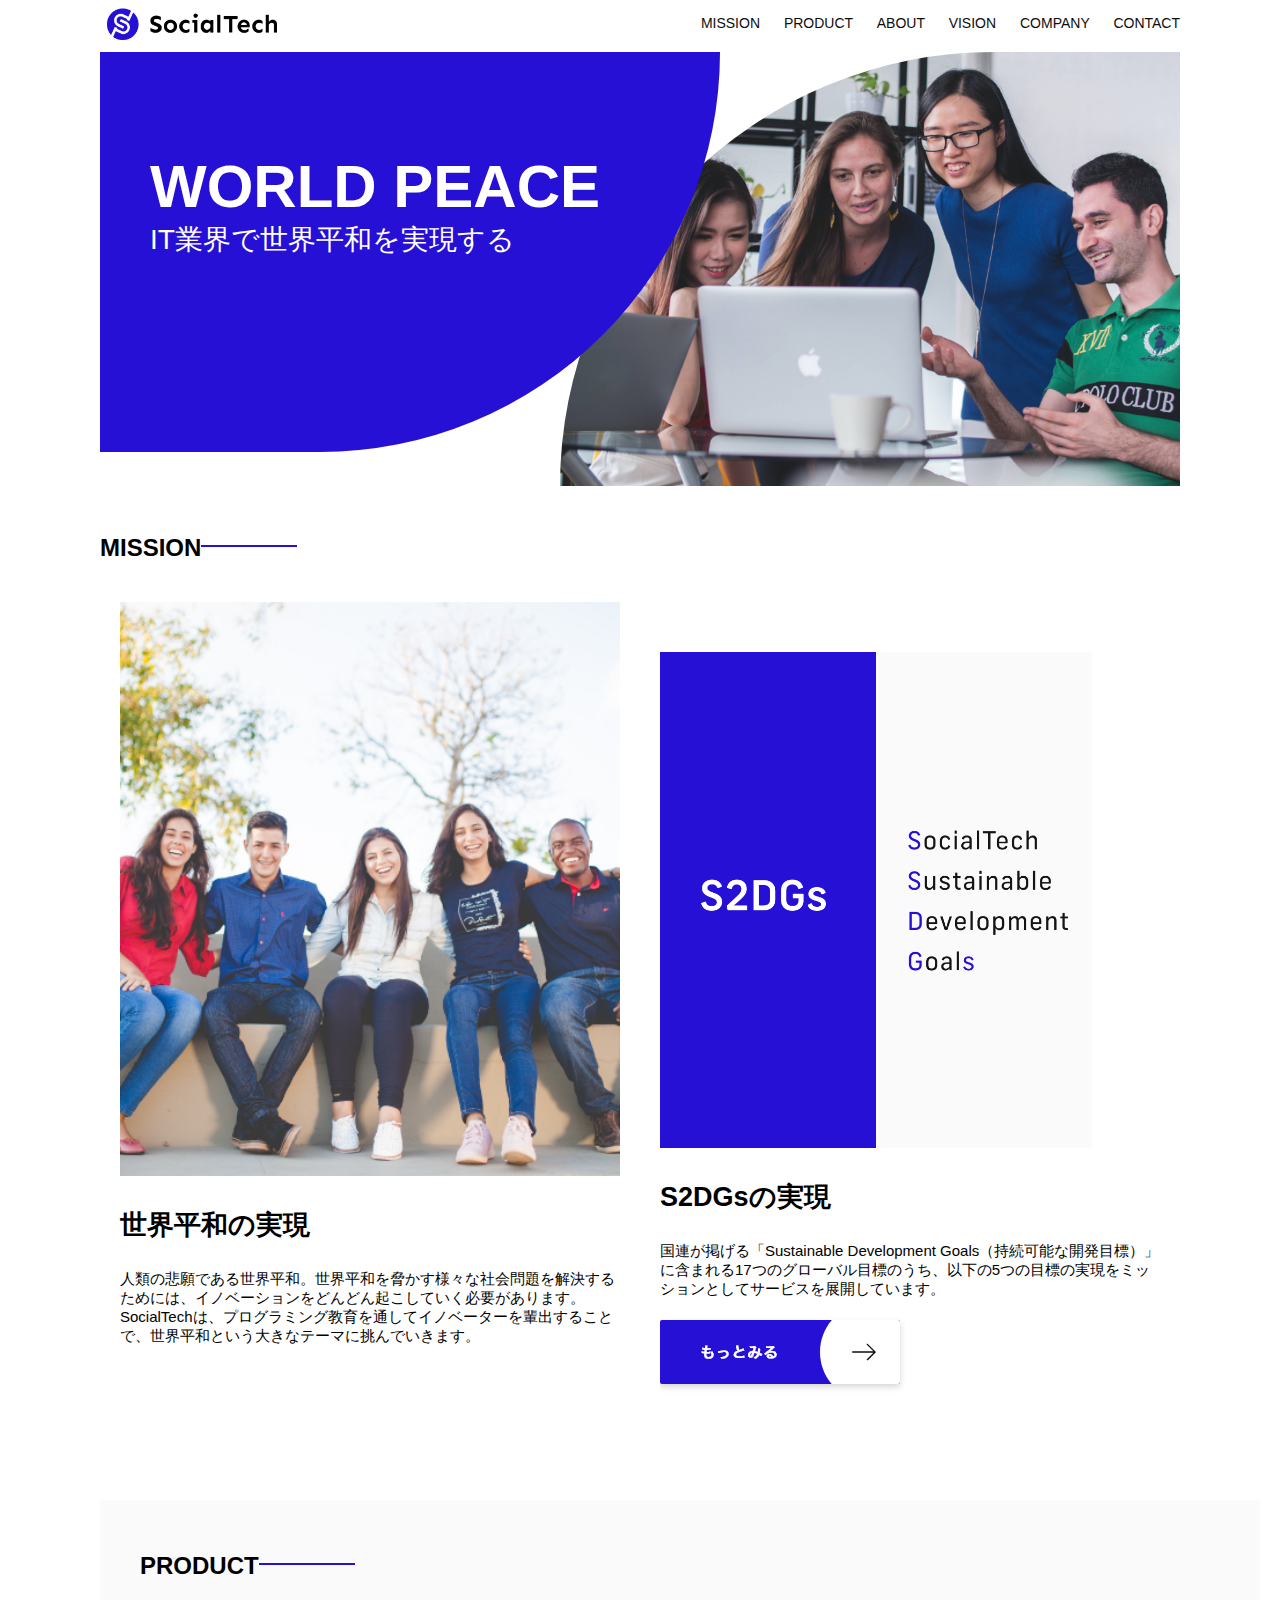
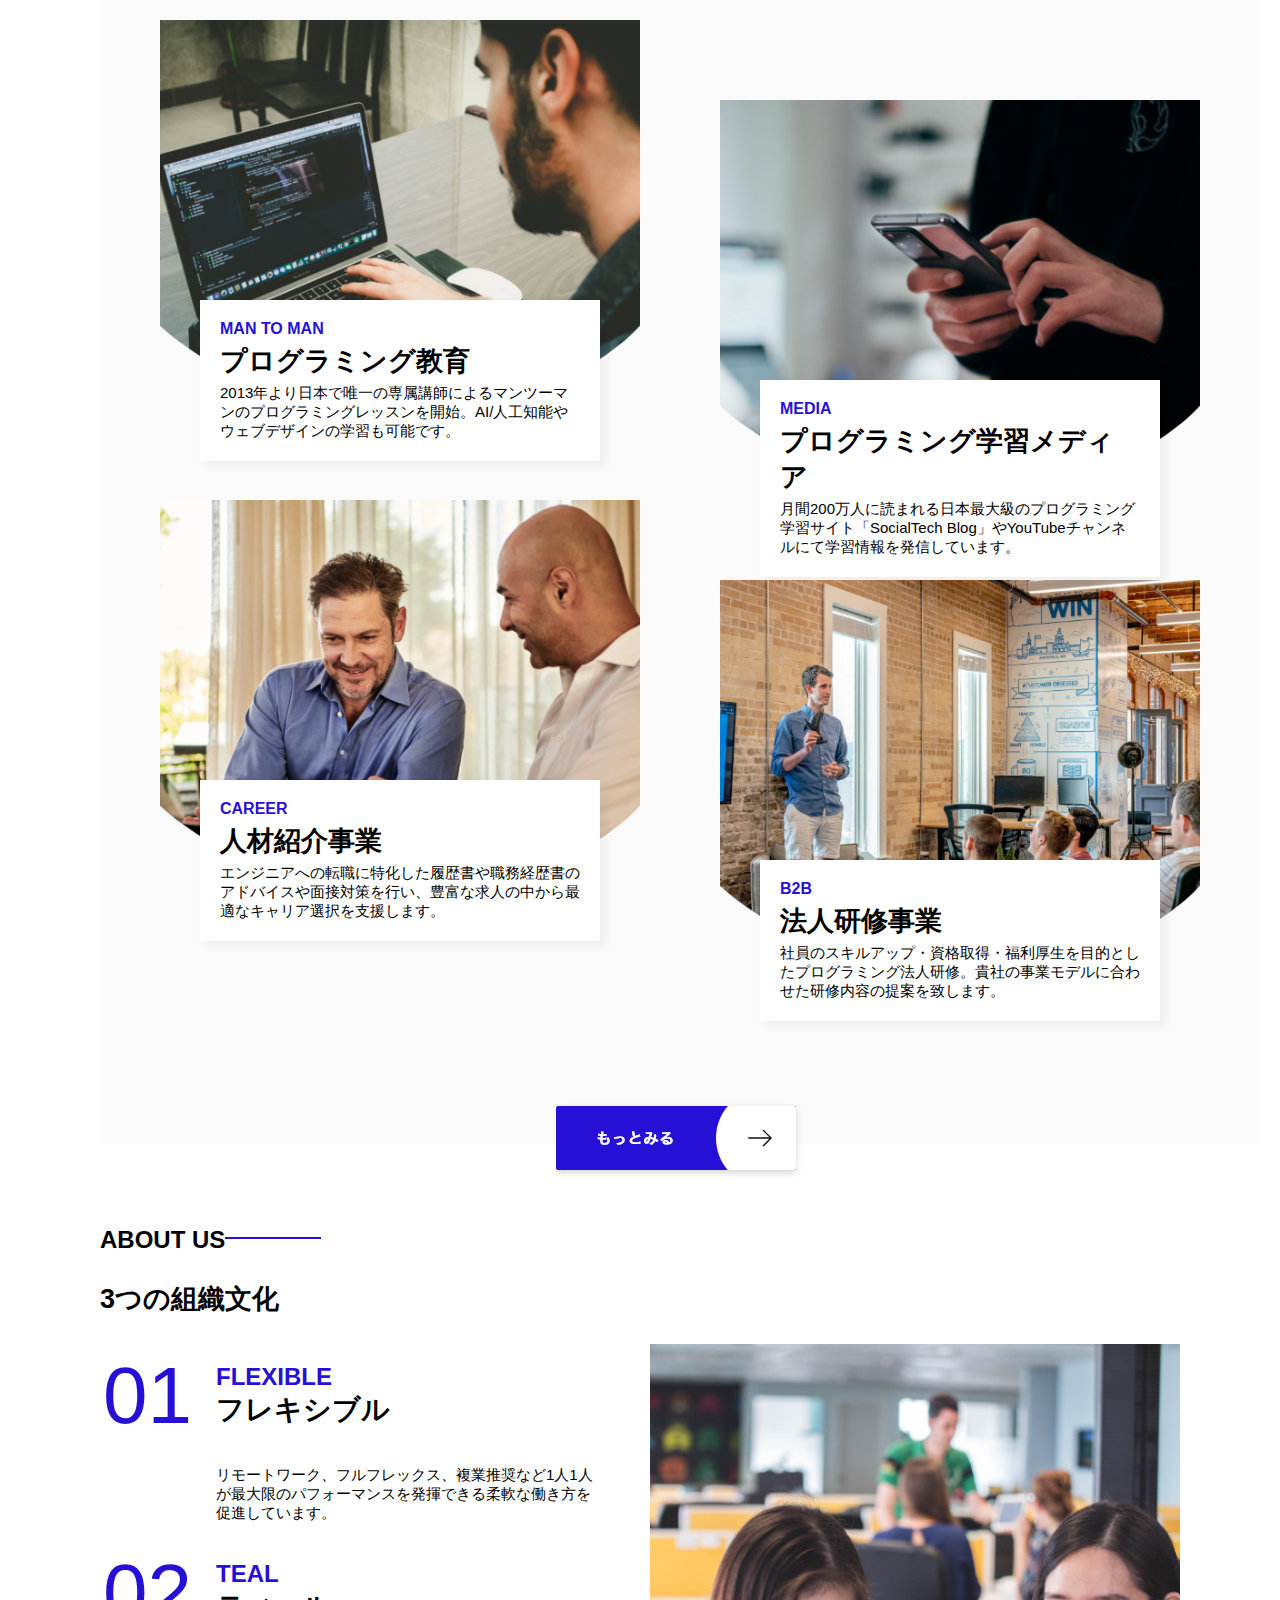
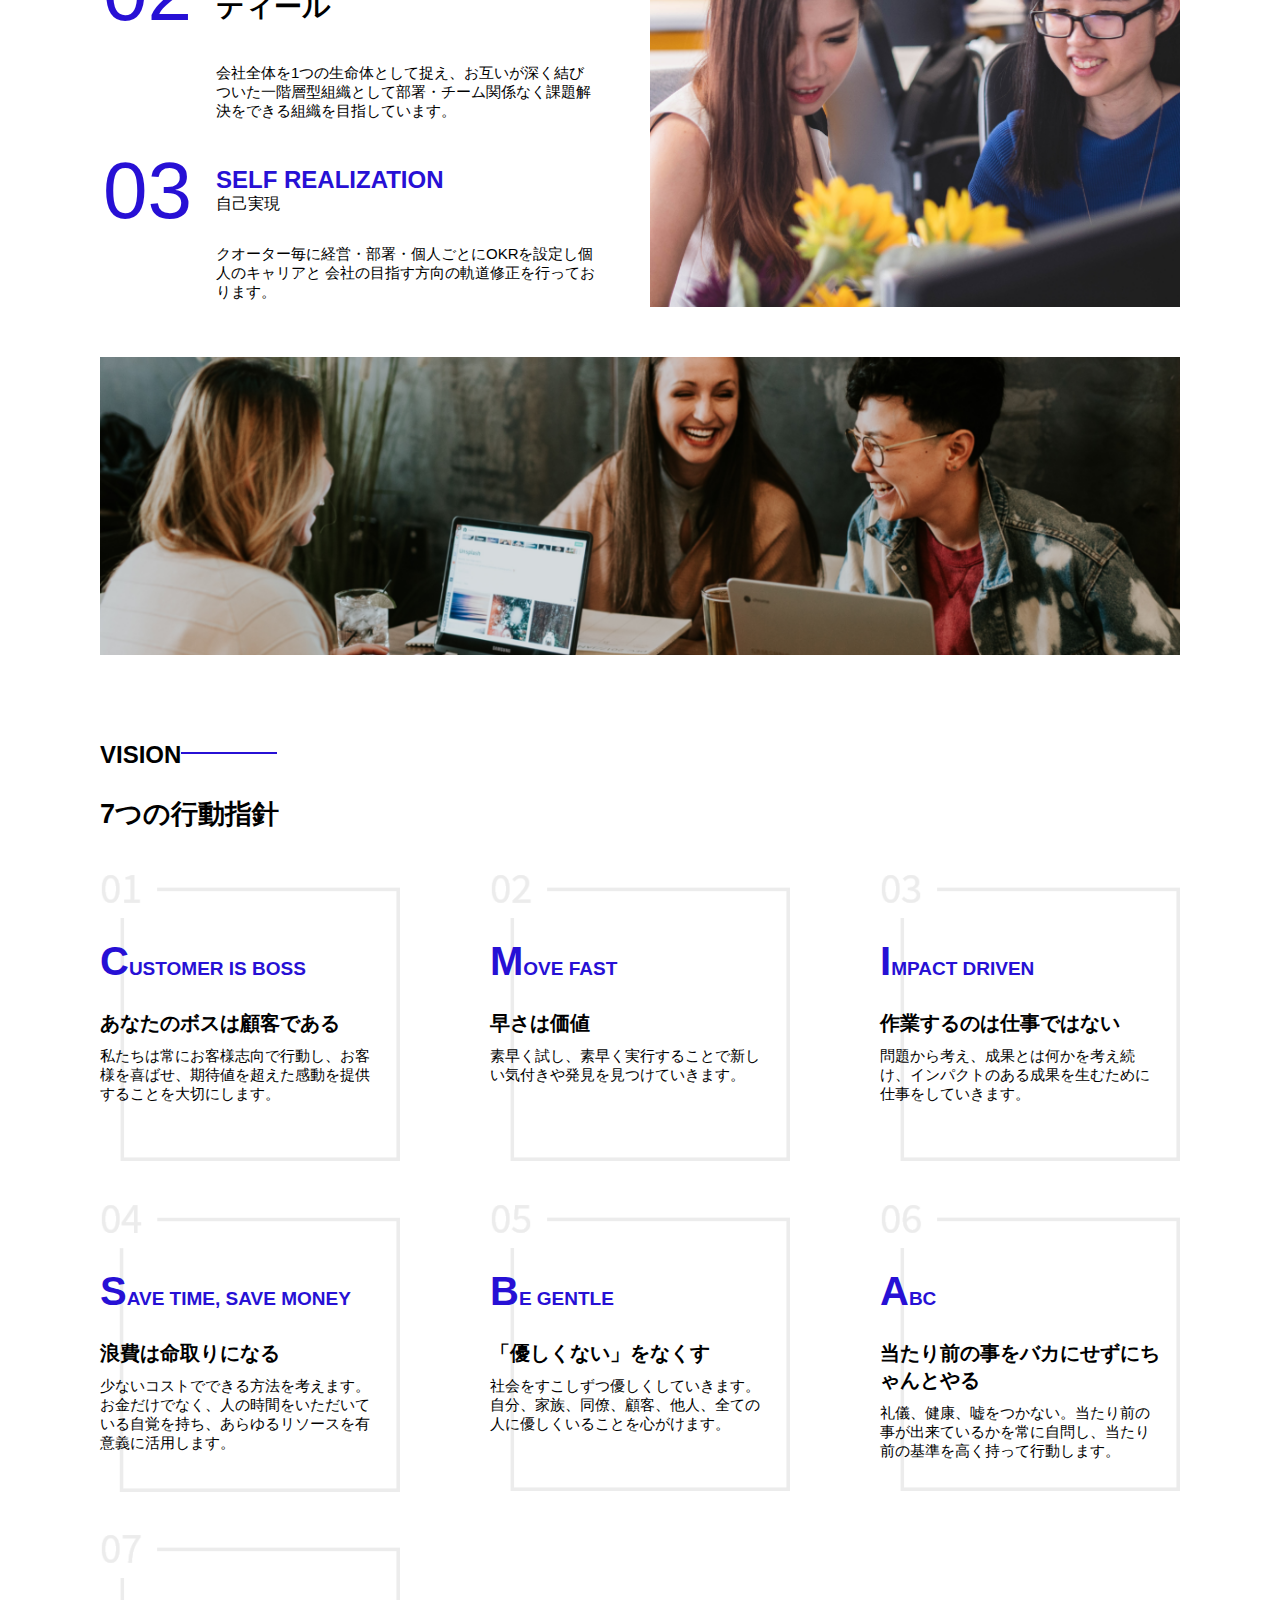
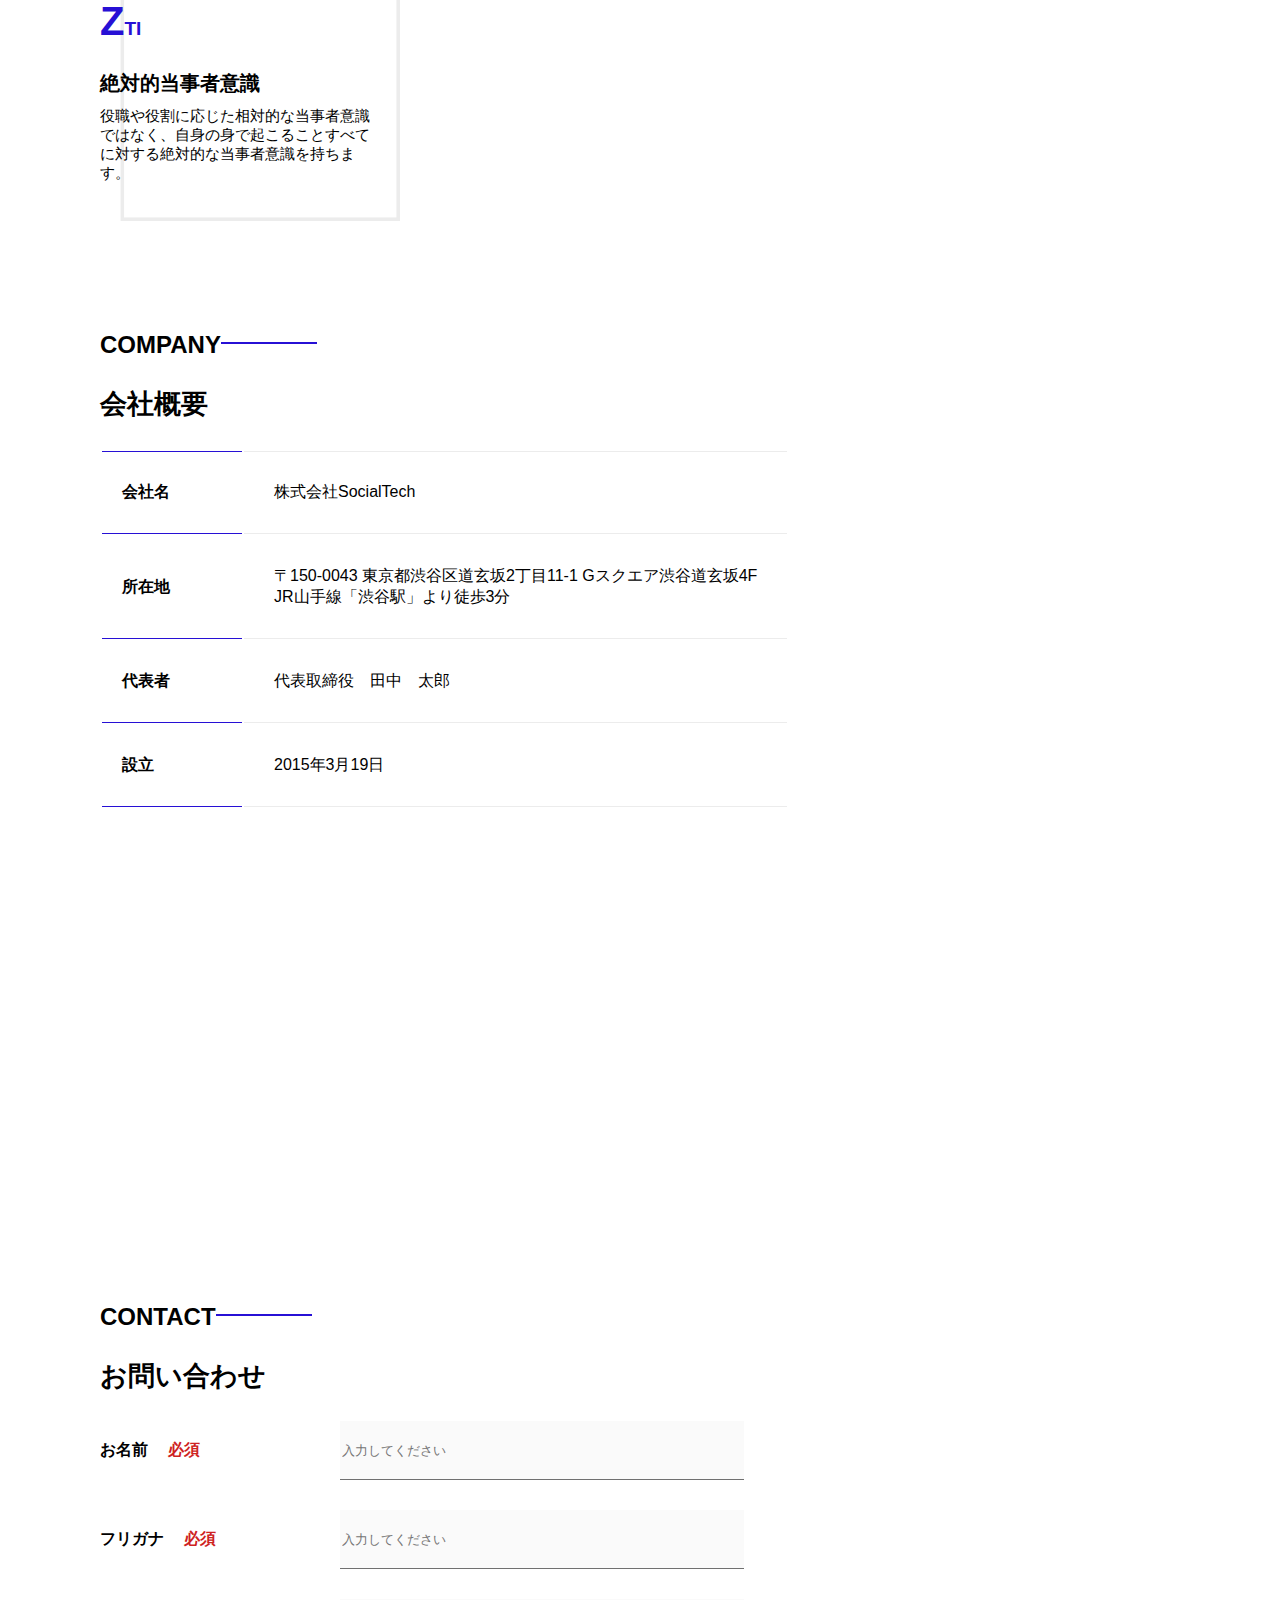
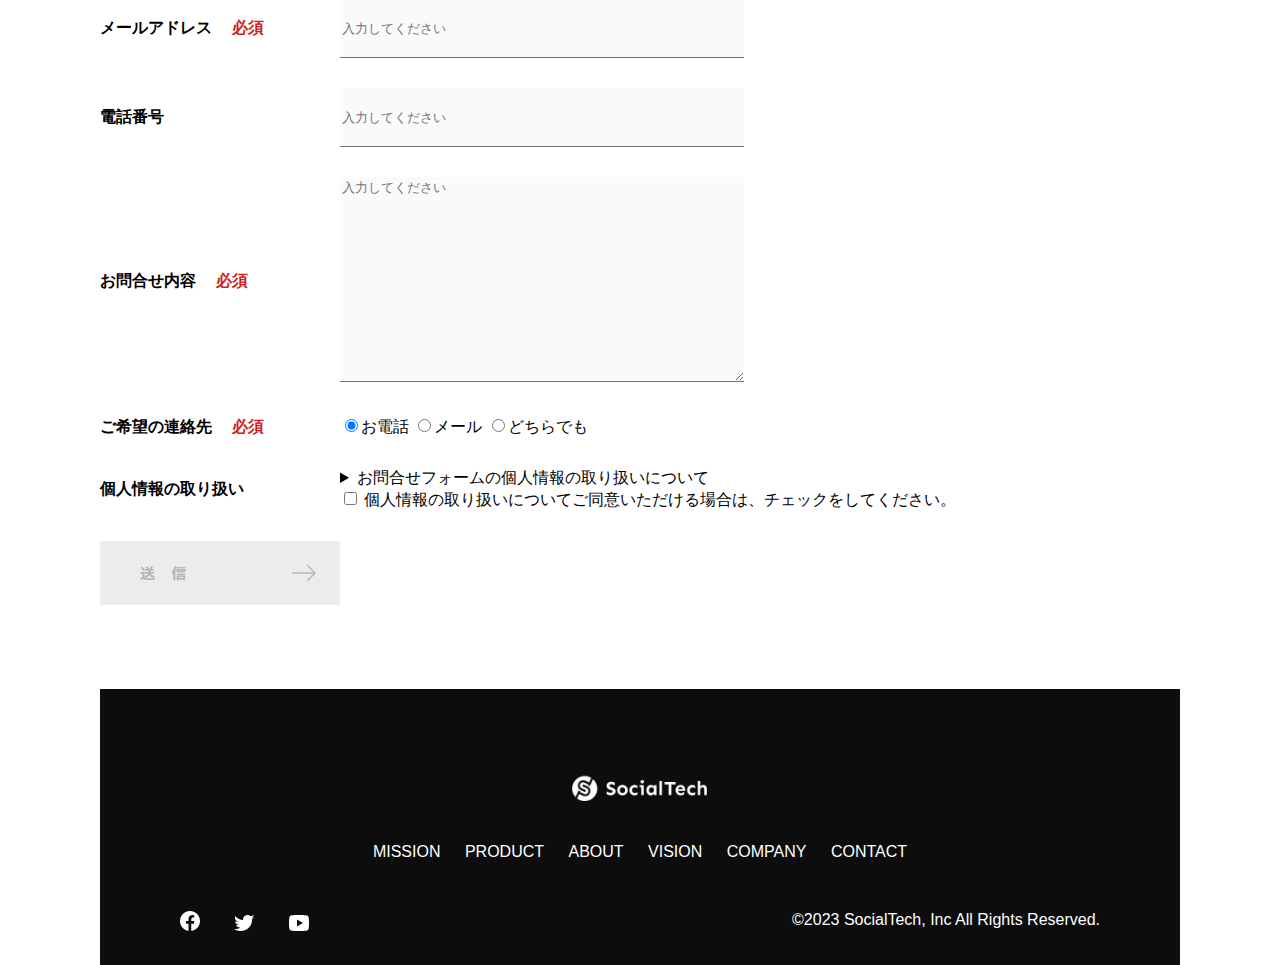
<file: index.html>
<!DOCTYPE html>
<html>
  <head>
    <title>SocialTech</title>
    <meta charset="UTF-8">
    <meta name="description" content="SocialTechはEdTech業界のリーディングカンパニーを目指します">
    <meta name="viewport" content="width=device-width, initial-scale=1.0">
    <link rel="stylesheet" href="style.css">
  </head>
  <body>
    <!-- ヘッダー -->
    <header>
      <!-- ロゴ -->
      <a href="index.html" id="logo"><img src="images/logo.png" alt="トップページに戻る"></a>

      <!-- PC用ナビゲーション -->
      <nav id="nav-pc">
        <a href="mission.html">MISSION</a>
        <a href="product.html">PRODUCT</a>
        <a href="index.html#aboutus">ABOUT</a>
        <a href="index.html#vision">VISION</a>
        <a href="index.html#company">COMPANY</a>
        <a href="index.html#contact">CONTACT</a>
      </nav>
      <!-- スマホ用メニューボタン -->
      <img id="menu-sp" src="images/button-menu.png" alt="ナビゲーションを開く" onclick="document.getElementById('nav-sp').style.display = 'block'">
      <!-- スマホ用ナビゲーション -->
      <nav id="nav-sp">
        <img id="close" src="images/button-close.png" alt="ナビゲーションを閉じる" onclick="document.getElementById('nav-sp').style.display = 'none'">
        <a id="logo-sp" href="index.html" onclick="document.getElementById('nav-sp').style.display = 'none'"><img src="images/logo-sp.png" alt="トップページに戻る" alt=""></a>
        <a class="menu" href="mission.html" onclick="document.getElementById('nav-sp').style.display = 'none'" >MISSION</a>
        <a class="menu" href="product.html" onclick="document.getElementById('nav-sp').style.display = 'none'" >PRODUCT</a>
        <a class="menu" href="index.html#aboutus" onclick="document.getElementById('nav-sp').style.display = 'none'">ABOUTUS</a>
        <a class="menu" href="index.html#vision" onclick="document.getElementById('nav-sp').style.display = 'none'">VISION</a>
        <a class="menu" href="index.html#company" onclick="document.getElementById('nav-sp').style.display = 'none'">COMPANY</a>
        <a class="menu" href="index.html#contact" onclick="document.getElementById('nav-sp').style.display = 'none'">CONTACT</a>
        <div id="sns">
          <a href="https://www.facebook.com/sejuku2013"><img src="images/button-facebook.png" alt="Facebookのリンク"></a>
          <a href="https://twitter.com/samuraijuku"><img src="images/button-twitter.png" alt="Twitterのリンク"></a>
          <a href="https://www.youtube.com/channel/UCCFOQO5aDK0xXam4cUQXT8g"><img src="images/button-youtube.png" alt="YouTubeのリンク"></a>
        </div>
      </nav>
    </header>
    <main>
      <article>
        <!-- メインビジュアル -->
        <section id="main-visual">
          <div id="main-message">
            <h1>WORLD PEACE</h1>
            <p>IT業界で世界平和を実現する</p>
          </div>
          <img src="images/index/index-main.png" alt="PCの周りに集まる多国籍の仲間たち">
        </section>
        <!-- ミッション -->
        <section id="mission">
          <h2 class="index-h2">MISSION</h2>
          <div id="mission-flex">
            <div>
              <img id="mission-photo" src="images/index/index-mission.png" alt="屋外のベンチで写真を撮影する多国籍の仲間たち">
              <h3>世界平和の実現</h3>
              <p>人類の悲願である世界平和。世界平和を脅かす様々な社会問題を解決するためには、イノベーションをどんどん起こしていく必要があります。SocialTechは、プログラミング教育を通してイノベーターを輩出することで、世界平和という大きなテーマに挑んでいきます。</p>
            </div>
            <div>
              <img id="s2dgs" src="images/index/s2dgs.png" alt="S2DGs">
              <h3>S2DGsの実現</h3>
              <p>国連が掲げる「Sustainable Development Goals（持続可能な開発目標）」に含まれる17つのグローバル目標のうち、以下の5つの目標の実現をミッションとしてサービスを展開しています。</p>
              <a href="mission.html"><img src="images/button-more.png" alt="もっと見る"></a>
            </div>
          </div>
        </section>
        <!-- プロダクト -->
        <section id="product">
          <h2 class="index-h2">PRODUCT</h2>
          <div>
            <div id="product-left">
              <div>
                <img class="product-photo" src="images/index/index-mantoman.png" alt="PCでコードを書く男性">
                <div class="product-explain">
                  <span>MAN TO MAN</span>
                  <h3>プログラミング教育</h3>
                  <p>2013年より日本で唯一の専属講師によるマンツーマンのプログラミングレッスンを開始。AI/人工知能やウェブデザインの学習も可能です。</p>
                </div>
              </div>
              <div>
                <img class="product-photo" src="images/index/index-career.png" alt="笑顔で話し合う2人の男性">
                <div class="product-explain">
                  <span>CAREER</span>
                  <h3>人材紹介事業</h3>
                  <p>エンジニアへの転職に特化した履歴書や職務経歴書のアドバイスや面接対策を行い、豊富な求人の中から最適なキャリア選択を支援します。</p>
                </div>
              </div>
            </div>
            <div id="product-right">
              <div>
                <img class="product-photo" src="images/index/index-media.png" alt="スマートフォンを操作する人">
                <div class="product-explain">
                  <span>MEDIA</span>
                  <h3>プログラミング学習メディア</h3>
                  <p>月間200万人に読まれる日本最大級のプログラミング学習サイト「SocialTech Blog」やYouTubeチャンネルにて学習情報を発信しています。</p>
                </div>
              </div>
              <div>
                <img class="product-photo" src="images/index/index-b2b.png" alt="講演中の男性とそれを聴く人々">
                <div class="product-explain">
                  <span>B2B</span>
                  <h3>法人研修事業</h3>
                  <p>社員のスキルアップ・資格取得・福利厚生を目的としたプログラミング法人研修。貴社の事業モデルに合わせた研修内容の提案を致します。</p>
                </div>
              </div>
            </div>
          </div>
          <div>
            <a id="product-more" href="product.html"><img src="images/button-more.png" alt="もっとみる"></a>
          </div>
        </section>
        <!-- ABOUT US -->
        <section id="aboutus">
          <h2 class="index-h2">ABOUT US</h2>
          <h3>3つの組織文化</h3>
          <div>
            <table class="culture-table">
              <tr>
                <td>
                  <span class="culture-num">01</span>
                </td>
                <td>
                  <span class="culture-en">FLEXIBLE</span>
                  <span class="culture-jp">フレキシブル</span>
                </td>
              </tr>
              <tr>
                <td>
                  <!-- 空白のセル -->
                </td>
                <td>
                  <p class="culture-descripution">
                    リモートワーク、フルフレックス、複業推奨など1人1人が最大限のパフォーマンスを発揮できる柔軟な働き方を促進しています。
                  </p>
                </td>
              </tr>
              <tr>
                <td>
                  <span class="culture-num">02</span>
                </td>
                <td>
                  <span class="culture-en">TEAL</span>
                  <span class="culture-jp">ティール</span>
                </td>
              </tr>
              <tr>
                <td>
                  <!-- 空白のセル -->
                </td>
                <td>
                  <p class="culture-descripution">
                    会社全体を1つの生命体として捉え、お互いが深く結びついた一階層型組織として部署・チーム関係なく課題解決をできる組織を目指しています。
                  </p>
                </td>
              </tr>
              <tr>
                <td>
                  <span class="culture-num">03</span>
                </td>
                <td>
                  <span class="culture-en">SELF REALIZATION</span>
                  <span class="cutlture-jp">自己実現</span>
                </td>
              </tr>
              <tr>
                <td>
                  <!-- 空白のセル -->
                </td>
                <td>
                  <p class="culture-description">
                  クオーター毎に経営・部署・個人ごとにOKRを設定し個人のキャリアと
                   会社の目指す方向の軌道修正を行っております。
                  </p>
                </td>
              </tr>
            </table>
            <img class="culture-img" src="images/index/index-aboutus1.png" alt="笑顔で話し合う2人の女性">
          </div>
          <img class="culture-img2" src="images/index/index-aboutus2.png" alt="笑顔で話し合う3人の男女">
        </section>
        <!-- VISION -->
        <section id="vision">
          <h2 class="index-h2">VISION</h2>
          <h3>7つの行動指針</h3>
          <div>
            <div class="vision-box">
              <img src="images/index/vision-01.png" alt="01">
              <span>
                <h4>CUSTOMER IS BOSS</h4>
                <h5>あなたのボスは顧客である</h5>
                <p>私たちは常にお客様志向で行動し、お客様を喜ばせ、期待値を超えた感動を提供することを大切にします。</p>
              </span>
            </div>
            <div class="vision-box">
              <img src="images/index/vision-02.png" alt="02">
              <span>
                <h4>MOVE FAST</h4>
                <h5>早さは価値</h5>
                <p>素早く試し、素早く実行することで新しい気付きや発見を見つけていきます。</p>
              </span>
            </div>
            <div class="vision-box">
              <img src="images/index/vision-03.png" alt="03">
              <span>
                <h4>IMPACT DRIVEN</h4>
                <h5>作業するのは仕事ではない</h5>
                <p>問題から考え、成果とは何かを考え続け、インパクトのある成果を生むために仕事をしていきます。</p> 
              </span>
            </div>
            <div class="vision-box">
              <img src="images/index/vision-04.png" alt="04">
              <span>
                <h4>SAVE TIME, SAVE MONEY</h4>
                <h5>浪費は命取りになる</h5>
                <p>少ないコストでできる方法を考えます。お金だけでなく、人の時間をいただいている自覚を持ち、あらゆるリソースを有意義に活用します。</p>
              </span>
            </div>
            <div class="vision-box">
              <img src="images/index/vision-05.png" alt="05">
              <span>
                <h4>BE GENTLE</h4>
                <h5>「優しくない」をなくす</h5>
                <p>社会をすこしずつ優しくしていきます。自分、家族、同僚、顧客、他人、全ての人に優しくいることを心がけます。</p>
              </span>
            </div>
            <div class="vision-box">
              <img src="images/index/vision-06.png" alt="06">
              <span>
                <h4>ABC</h4>
                <h5>当たり前の事をバカにせずにちゃんとやる</h5>
                <p>礼儀、健康、嘘をつかない。当たり前の事が出来ているかを常に自問し、当たり前の基準を高く持って行動します。</p>
              </span>
            </div>
            <div class="vision-box">
              <img src="images/index/vision-07.png" alt="07">
              <span>
                <h4>ZTI</h4>
               <h5>絶対的当事者意識</h5>
               <p>役職や役割に応じた相対的な当事者意識ではなく、自身の身で起こることすべてに対する絶対的な当事者意識を持ちます。</p>
              </span>
            </div>
          </div>
        </section>
        <!-- COMPANY -->
        <section id="company">
          <h2 class="index-h2">COMPANY</h2>
          <h3>会社概要</h3>
            <table>
              <tr>
                <th class="tableheader-first">会社名</th>
                <td class="cell-first">株式会社SocialTech</td>
              </tr>
              <tr>
                <th class="tableheader">所在地</th>
                <td class="cell">〒150-0043 東京都渋谷区道玄坂2丁目11-1 Gスクエア渋谷道玄坂4F<br>JR山手線「渋谷駅」より徒歩3分</td>
              </tr>
              <tr>
                <th class="tableheader">代表者</th>
                <td class="cell">代表取締役　田中　太郎</td>
              </tr>
              <tr>
                <th class="tableheader">設立</th>
                <td class="cell">2015年3月19日</td>
              </tr>
            </table>
            <iframe 
              src="https://www.google.com/maps/embed?pb=!1m18!1m12!1m3!1d3241.7759544892483!2d139.69399665123464!3d35.65789123876098!2m3!1f0!2f0!3f0!3m2!1i1024!2i768!4f13.1!3m3!1m2!1s0x60188caa0042e8d1%3A0xba130bea826a7aa2!2z44CSMTUwLTAwNDMg5p2x5Lqs6YO95riL6LC35Yy66YGT546E5Z2C77yS5LiB55uu77yR77yR4oiS77yR!5e0!3m2!1sja!2sjp!4v1636872991912!5m2!1sja!2sjp"
              style="border:0;" allowfullscreen="" loading="lazy">
            </iframe>
        </section>
        <!-- お問い合わせフォーム -->
         <section id="contact">
           <h2 class="index-h2">CONTACT</h2>
           <h3>お問い合わせ</h3>
           <!-- STATIC FORMSのフォームタグ -->
           <form action="https://api.staticforms.xyz/submit" method="post">
              <input type="text" name="honeypot" style="display:none">
              <!-- STATIC FORMSのアクセスキー -->
              <input type="hidden" name="accessKey" value="12683001-7a1d-47c5-972a-aa093b0ad458">
              <!-- メールのタイトル -->
              <input type="hidden" name="subject" value="お問合せフォーム" />
              <!-- 送信先のメールアドレスをvalueに設定する -->
              <input type="hidden" name="replyTo" value="s.yabuta.eliber@gmail.com">
              <!-- redirectToのURLは公開後のURLへリンクする -->
              <input type="hidden" name="redirectTo" value="">
             <div>
              <div class="contact-heading">
                <label class="contact-label">お名前<span class="contact-span">必須</span></label>
              </div>
              <div class="contact-form">
                <input type="text" name="name" placeholder="入力してください" class="contact-textbox">
              </div>
             </div>
             <div>
               <div class="contact-heading">
                 <label class="contact-label">フリガナ<span class="contact-span">必須</span></label>
               </div>
               <div class="contact-form">
                 <input type="text" name="hurigana" placeholder="入力してください" class="contact-textbox">
               </div>
             </div>
             <diV>
               <div class="contact-heading">
                 <label class="contact-label">メールアドレス<span class="contact-span">必須</span></label>
               </div>
               <div class="contact-form">
                 <input type="text" name="email" placeholder="入力してください" class="contact-textbox">
               </div>
             </diV>
             <div>
              <div class="contact-heading">
                <label class="contact-label">電話番号</label>
              </div>
              <div class="contact-form">
                <input type="text" name="tel" placeholder="入力してください" class="contact-textbox">
              </div>
             </div>
             <div>
                <div class="contact-heading">
                  <label class="contact-label">お問合せ内容<span class="contact-span">必須</span></label>
                </div>
                <div>
                 <textarea class="contact-textarea" placeholder="入力してください" name="message"></textarea>
                </div>
             </div>
             <div>
               <div class="contact-heading">
                 <label class="contact-label" >ご希望の連絡先<span class="contact-span">必須</span></label>
               </div>
               <div>
                 <input class="radiobutton" type="radio" value="tel" name="contact" checked><label>お電話</label>
                 <input class="radiobutton" type="radio" value="mail" name="contact"><label>メール</label>
                 <input class="radiobutton" type="radio" value="both" name="contact"><label>どちらでも</label>
               </div>
             </div>
             <div>
              <div class="contact-heading">
                <label class="contact-label">個人情報の取り扱い</label>
              </div>
              <div>
                <details>
                  <summary>お問合せフォームの個人情報の取り扱いについて</summary>
                  <div>
                     <span>１．組織の名称又は氏名</span><br>
                     株式会社SocialTech<br><br>
                     <span>２．個人情報保護管理者（若しくはその代理人）の氏名又は職名、所属及び連絡先
                     鈴木 一郎 コーポレート部</span><br>
                     メールアドレス：support@socialtech.net<br>
                     TEL：03-xxxx-xxxx<br>
                     <span>３．個人情報の利用目的</span><br>
                     ・本サービス及び本サービスに関連する情報の提供又はそれらに関する連絡のため<br>
                     ・ユーザーの本人確認のため<br>
                     ・当社サービスのご案内のため<br>
                     ・当社の商品等の広告または宣伝（電子メールによるものを含むものとします。）<br><br>
                     <span>４．個人情報の取り扱い業務の委託</span><br>
                     個人情報の取扱業務の全部または一部を外部に業務委託する場合があります。<br>
                     その際、弊社は、個人情報を適切に保護できる管理体制を敷き実行していることを条件として<br>
                     委託先を厳選したうえで、機密保持契約を委託先と締結し、お客様の個人情報を厳密に管理させます。<br><br>
                     <span>５．個人情報の開示等の請求</span><br>
                     お客様は、弊社に対してご自身の個人情報の開示等（利用目的の通知、開示、内容の訂正・追加・削除、利用の停止または消去、第三者への提供の停止）に関して、当社問合わせ窓口に申し出ることができます。<br>
                     その際、弊社はお客様ご本人を確認させていただいたうえで、合理的な期間内に対応いたします。<br><br>
                     なお、個人情報に関する弊社問合わせ先は、次の通りです。<br><br>
                     株式会社SocialTech　個人情報問合せ窓口<br>
                     〒150-0043　東京都渋谷区道玄坂2丁目11-1 Ｇスクエア渋谷道玄坂 4F<br>
                     メールアドレス：support@socialtech.net　TEL：03-xxxx-xxxx<br><br>
                     <span>６．個人情報を提供されることの任意性について</span><br><br>
                     お客様がご自身の個人情報を弊社に提供されるか否かは、お客様のご判断によりますが、もしご提供されない場合には、適切なサービスが提供できない場合がありますので予めご了承ください。
                   </div>
                 </details>
                 <input type="checkbox" name="agree">
                 <span>個人情報の取り扱いについてご同意いただける場合は、チェックをしてください。</span>
               </div>
             </div>
          </div>
          <input type="image" src="images/button-submit.png" alt="送信する">
       </form>
     </section>
   </article>
   <footer>
     <div id="footer-logo">
       <img src="images/logo-sp.png" alt="SocialTech">
     </div>
     <div id="footer-link">
       <a href="mission.html">MISSION</a>
       <a href="product.html">PRODUCT</a>
       <a href="index.html#aboutus">ABOUT</a>
       <a href="index.html#vision">VISION</a>
       <a href="index.html#company">COMPANY</a>
       <a href="index.html#contact">CONTACT</a>
     </div>
     <div id="sns-footer">
       <a href="https://www.facebook.com/sejuku2013"><img src="images/button-facebook.png" alt="Facebookのリンク"></a>
       <a href="https://twitter.com/samuraijuku"><img src="images/button-twitter.png" alt="twitterのリンク"></a>
       <a href="https://www.youtube.com/channel/UCCFOQO5aDK0xXam4cUQXT8g"><img src="images/button-youtube.png" alt="YouTubeのリンク"></a>
       <span id="copyright">&copy;2023 SocialTech, Inc All Rights Reserved.</span>
     </div>
   </footer>
 </main>
</body>
</html>

                 </div>
               </details>
             </div>
           </form>
         </section>
      </article>
    </main>
  </body>
</html>
</file>
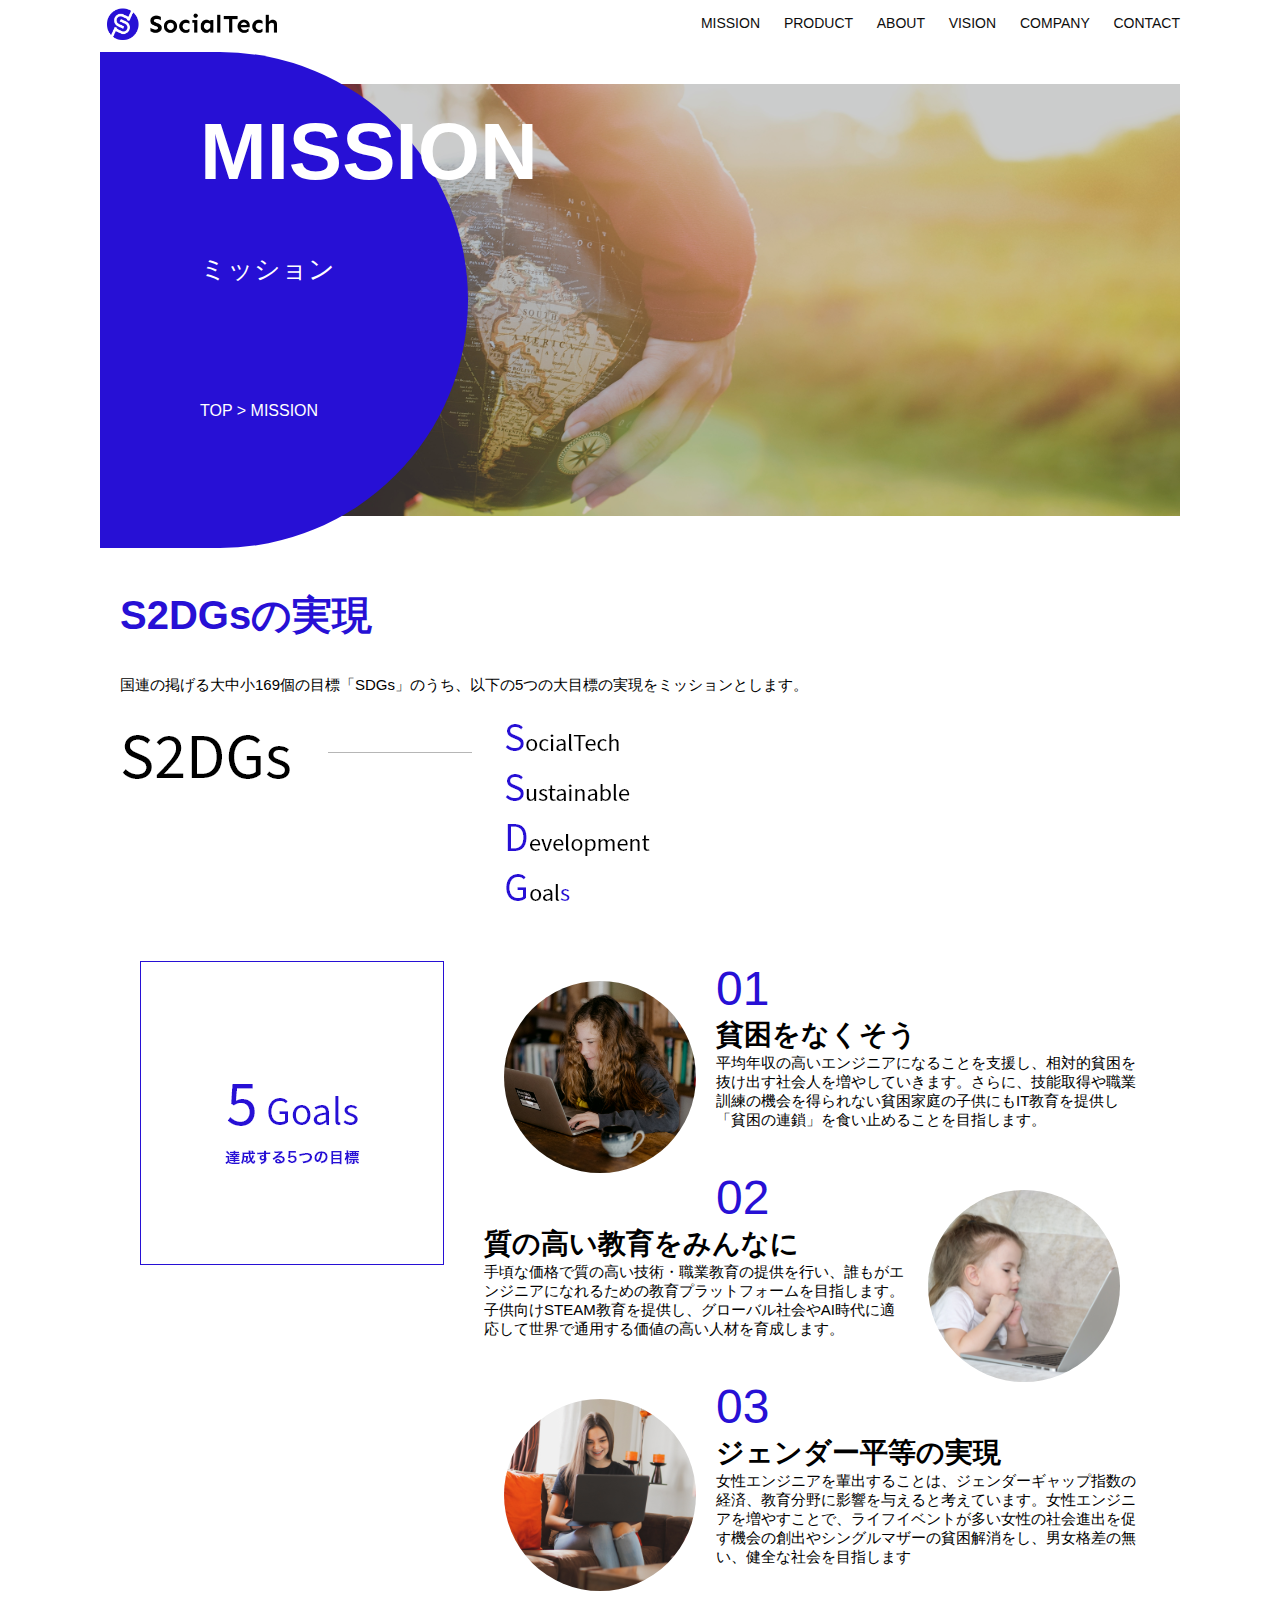
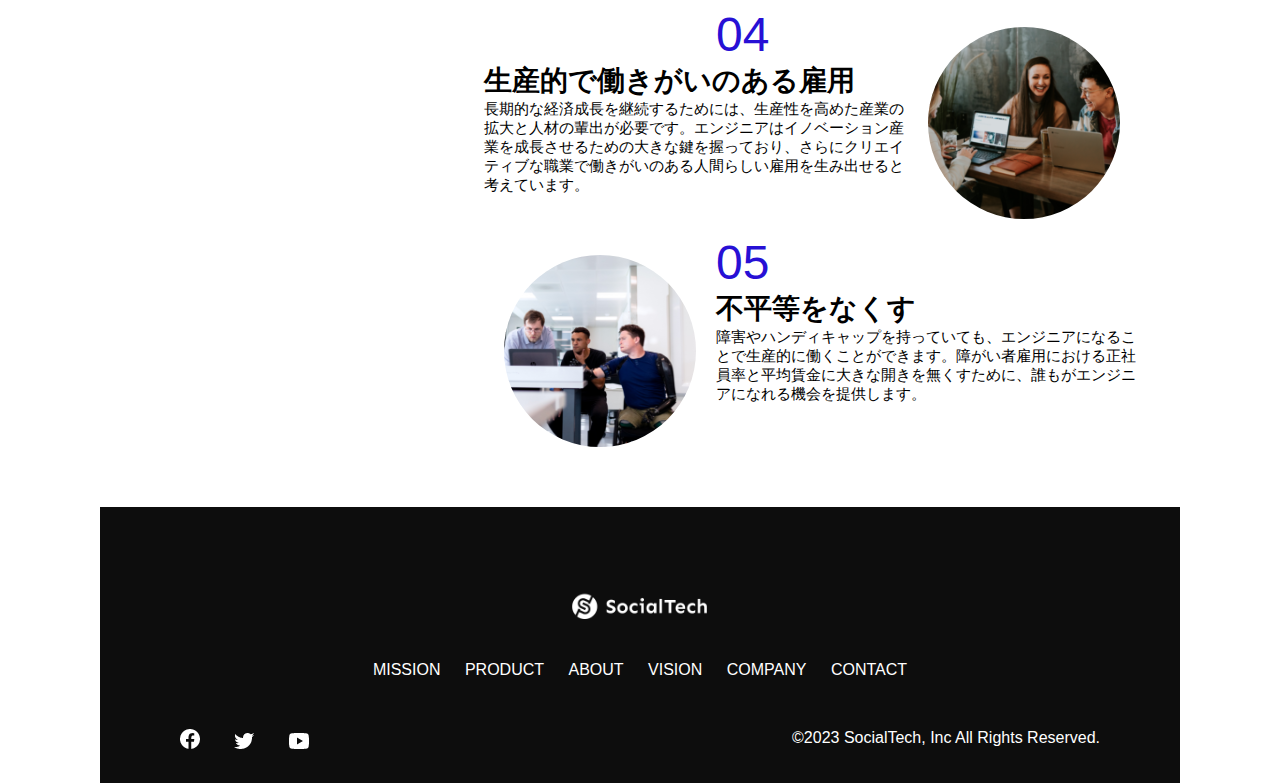
<file: mission.html>
<!DOCTYPE html>
<html>
  <head>
    <title>SocialTech - MISSION ミッション -</title>
    <meta charset="utf-8">
    <meta name="discription" content="SocialTechが目指す5つの目標（S2DGs）を紹介します">
    <meta name="viewport" content="width=device-width, initial-scale=1.0">
    <link rel="stylesheet" href="style.css">
  </head>
  <body>
    <header>
            <!-- ロゴ -->
            <a href="index.html" id="logo"><img src="images/logo.png" alt="トップページに戻る"></a>

            <!-- PC用ナビゲーション -->
            <nav id="nav-pc">
              <a href="mission.html">MISSION</a>
              <a href="product.html">PRODUCT</a>
              <a href="index.html#aboutus">ABOUT</a>
              <a href="index.html#vision">VISION</a>
              <a href="index.html#company">COMPANY</a>
              <a href="index.html#contact">CONTACT</a>
            </nav>
            <!-- スマホ用メニューボタン -->
            <img id="menu-sp" src="images/button-menu.png" alt="ナビゲーションを開く" onclick="document.getElementById('nav-sp').style.display = 'block'">
            <!-- スマホ用ナビゲーション -->
            <nav id="nav-sp">
              <img id="close" src="images/button-close.png" alt="ナビゲーションを閉じる" onclick="document.getElementById('nav-sp').style.display = 'none'">
              <a id="logo-sp" href="index.html" onclick="document.getElementById('nav-sp').style.display = 'none'"><img src="images/logo-sp.png" alt="トップページに戻る" alt=""></a>
              <a class="menu" href="mission.html" onclick="document.getElementById('nav-sp').style.display = 'none'" >MISSION</a>
              <a class="menu" href="product.html" onclick="document.getElementById('nav-sp').style.display = 'none'" >PRODUCT</a>
              <a class="menu" href="index.html#aboutus" onclick="document.getElementById('nav-sp').style.display = 'none'">ABOUTUS</a>
              <a class="menu" href="index.html#vision" onclick="document.getElementById('nav-sp').style.display = 'none'">VISION</a>
              <a class="menu" href="index.html#company" onclick="document.getElementById('nav-sp').style.display = 'none'">COMPANY</a>
              <a class="menu" href="index.html#contact" onclick="document.getElementById('nav-sp').style.display = 'none'">CONTACT</a>
              <div id="sns">
                <a href="https://www.facebook.com/sejuku2013"><img src="images/button-facebook.png" alt="Facebookのリンク"></a>
                <a href="https://twitter.com/samuraijuku"><img src="images/button-twitter.png" alt="Twitterのリンク"></a>
                <a href="https://www.youtube.com/channel/UCCFOQO5aDK0xXam4cUQXT8g"><img src="images/button-youtube.png" alt="YouTubeのリンク"></a>
              </div>
            </nav>
    </header>
    <main>
      <article>
        <section id="mission-main">
          <div id="mission-title">
            <h1>MISSION</h1>
            <span>ミッション</span>
            <div>TOP > MISSION</div>
          </div>
        </section>
        <section id="mission-s2dgs">
          <h2 class="mission-h2">S2DGsの実現</h2>
          <p>国連の掲げる大中小169個の目標「SDGs」のうち、以下の5つの大目標の実現をミッションとします。</p>
          <img src="images/mission/mission-s2dgs.png" alt="S2DGs">
        </section>
        <section id="mission-5goals">
          <div>
            <img id="s2dgs-image" src="images/mission/mission-5goals.png" alt="5Goals">
          </div>
          <div>
            <div>
              <img  class="fivegoals-image-left" src="images/mission/mission-5goals01.png" alt="PCを操作する女の子">
              <span class="fivegoals-number">01</span>
              <h3 class="fivegoals-h3">貧困をなくそう</h3>
              <p class="fivegoals-p">平均年収の高いエンジニアになることを支援し、相対的貧困を抜け出す社会人を増やしていきます。さらに、技能取得や職業訓練の機会を得られない貧困家庭の子供にもIT教育を提供し「貧困の連鎖」を食い止めることを目指します。</p>
            </div>
            <div>
              <img class="fivegoals-image-right" src="images/mission/mission-5goals02.png" alt="PCを見つめる小さい女の子">
              <span class="fivegoals-number">02</span>
              <h3 class="fivegoals-h3">質の高い教育をみんなに</h3>
              <p class="fivegoals-p">手頃な価格で質の高い技術・職業教育の提供を行い、誰もがエンジニアになれるための教育プラットフォームを目指します。子供向けSTEAM教育を提供し、グローバル社会やAI時代に適応して世界で通用する価値の高い人材を育成します。</p>
            </div>
            <div>
              <img class="fivegoals-image-left" src="images/mission/mission-5goals03.png" alt="PCを操作する女性">
              <span class="fivegoals-number">03</span>
              <h3 class="fivegoals-h3">ジェンダー平等の実現</h3>
              <p class="fivegoals-p">女性エンジニアを輩出することは、ジェンダーギャップ指数の経済、教育分野に影響を与えると考えています。女性エンジニアを増やすことで、ライフイベントが多い女性の社会進出を促す機会の創出やシングルマザーの貧困解消をし、男女格差の無い、健全な社会を目指します</p>
            </div>
            <div>
              <img class="fivegoals-image-right" src="images/mission/mission-5goals04.png" alt="笑顔で話し合う3人の男女">
              <span class="fivegoals-number">04</span>
              <h3 class="fivegoals-h3">生産的で働きがいのある雇用</h3>
              <p class="fivegoals-p">長期的な経済成長を継続するためには、生産性を高めた産業の拡大と人材の輩出が必要です。エンジニアはイノベーション産業を成長させるための大きな鍵を握っており、さらにクリエイティブな職業で働きがいのある人間らしい雇用を生み出せると考えています。</p>
            </div>
            <div>
              <img  class="fivegoals-image-left" src="images/mission/mission-5goals05.png" alt="障害を持つ男性が生き生きと働く様子">
              <span class="fivegoals-number">05</span>
              <h3 class="fivegoals-h3">不平等をなくす</h3>
              <p class="fivegoals-p">障害やハンディキャップを持っていても、エンジニアになることで生産的に働くことができます。障がい者雇用における正社員率と平均賃金に大きな開きを無くすために、誰もがエンジニアになれる機会を提供します。</p>
            </div>
          </div>
        </section>
      </article>
    </main>
    <footer>
      <div id="footer-logo">
        <img src="images/logo-sp.png" alt="SocialTech">
      </div>
      <div id="footer-link">
        <a href="mission.html">MISSION</a>
        <a href="product.html">PRODUCT</a>
        <a href="index.html#aboutus">ABOUT</a>
        <a href="index.html#vision">VISION</a>
        <a href="index.html#company">COMPANY</a>
        <a href="index.html#contact">CONTACT</a>
      </div>
      <div id="sns-footer">
        <a href="https://www.facebook.com/sejuku2013"><img src="images/button-facebook.png" alt="Facebookのリンク"></a>
        <a href="https://twitter.com/samuraijuku"><img src="images/button-twitter.png" alt="twitterのリンク"></a>
        <a href="https://www.youtube.com/channel/UCCFOQO5aDK0xXam4cUQXT8g"><img src="images/button-youtube.png" alt="YouTubeのリンク"></a>
        <span id="copyright">&copy;2023 SocialTech, Inc All Rights Reserved.</span>
      </div>
    </footer>
  </body>
</html>
</file>
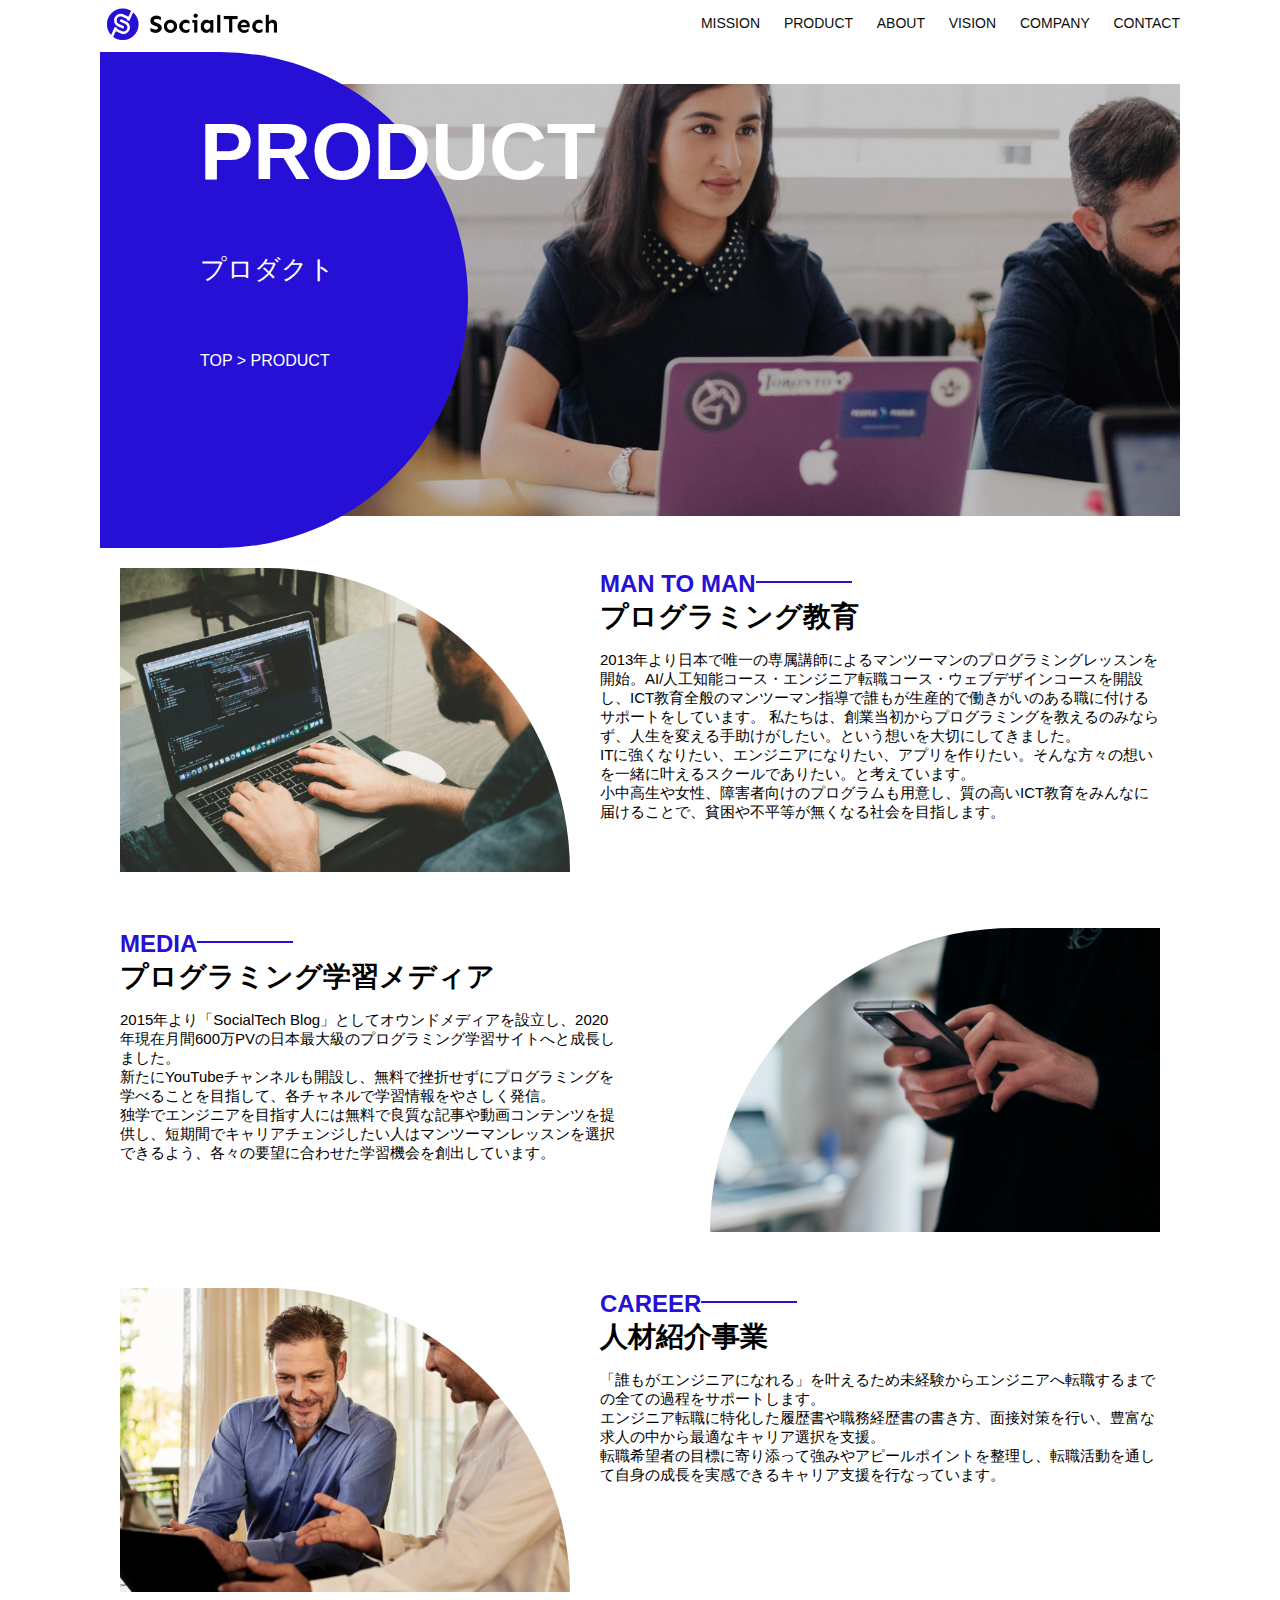
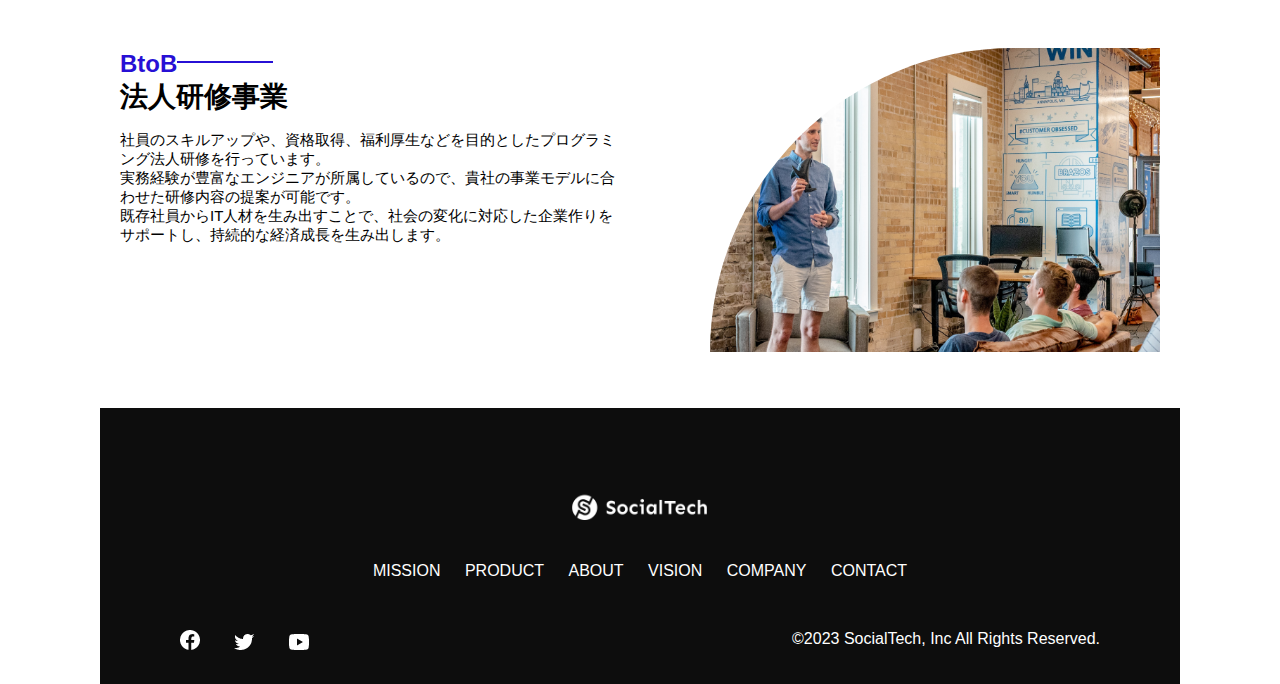
<file: product.html>
<!DOCTYPE html>
<html>
  <head>
    <title>SocialTech - PRODUCT プロダクト - </title>
    <meta name="discription" content="SocialTechの4つのプロダクトを紹介します">
    <meta name="viewport" content="width=device-width, initial-scale=1.0">
    <meta charset="utf-8">
    <link rel="stylesheet" href="style.css">
  </head>
  <body>
    <header>
            <!-- ロゴ -->
            <a href="index.html" id="logo"><img src="images/logo.png" alt="トップページに戻る"></a>

            <!-- PC用ナビゲーション -->
            <nav id="nav-pc">
              <a href="mission.html">MISSION</a>
              <a href="product.html">PRODUCT</a>
              <a href="index.html#aboutus">ABOUT</a>
              <a href="index.html#vision">VISION</a>
              <a href="index.html#company">COMPANY</a>
              <a href="index.html#contact">CONTACT</a>
            </nav>
            <!-- スマホ用メニューボタン -->
            <img id="menu-sp" src="images/button-menu.png" alt="ナビゲーションを開く" onclick="document.getElementById('nav-sp').style.display = 'block'">
            <!-- スマホ用ナビゲーション -->
            <nav id="nav-sp">
              <img id="close" src="images/button-close.png" alt="ナビゲーションを閉じる" onclick="document.getElementById('nav-sp').style.display = 'none'">
              <a id="logo-sp" href="index.html" onclick="document.getElementById('nav-sp').style.display = 'none'"><img src="images/logo-sp.png" alt="トップページに戻る" alt=""></a>
              <a class="menu" href="mission.html" onclick="document.getElementById('nav-sp').style.display = 'none'" >MISSION</a>
              <a class="menu" href="product.html" onclick="document.getElementById('nav-sp').style.display = 'none'" >PRODUCT</a>
              <a class="menu" href="index.html#aboutus" onclick="document.getElementById('nav-sp').style.display = 'none'">ABOUTUS</a>
              <a class="menu" href="index.html#vision" onclick="document.getElementById('nav-sp').style.display = 'none'">VISION</a>
              <a class="menu" href="index.html#company" onclick="document.getElementById('nav-sp').style.display = 'none'">COMPANY</a>
              <a class="menu" href="index.html#contact" onclick="document.getElementById('nav-sp').style.display = 'none'">CONTACT</a>
              <div id="sns">
                <a href="https://www.facebook.com/sejuku2013"><img src="images/button-facebook.png" alt="Facebookのリンク"></a>
                <a href="https://twitter.com/samuraijuku"><img src="images/button-twitter.png" alt="Twitterのリンク"></a>
                <a href="https://www.youtube.com/channel/UCCFOQO5aDK0xXam4cUQXT8g"><img src="images/button-youtube.png" alt="YouTubeのリンク"></a>
              </div>
            </nav>
    </header>
    <main>
      <section id="product-main">
        <div id="product-title">
          <h1>PRODUCT</h1>
          <span>プロダクト</span>
          <div>TOP > PRODUCT</div>
        </div>
      </section>
      <section class="product-section1">
        <img src="images/product/product-mantoman.png" alt="PCでコードを書く男性">
        <div>
          <h2 class="product-h2">MAN TO MAN</h2>
          <h3 class="product-h3">プログラミング教育</h3>
          <p>2013年より日本で唯一の専属講師によるマンツーマンのプログラミングレッスンを開始。AI/人工知能コース・エンジニア転職コース・ウェブデザインコースを開設し、ICT教育全般のマンツーマン指導で誰もが生産的で働きがいのある職に付けるサポートをしています。
            私たちは、創業当初からプログラミングを教えるのみならず、人生を変える手助けがしたい。という想いを大切にしてきました。<br>ITに強くなりたい、エンジニアになりたい、アプリを作りたい。そんな方々の想いを一緒に叶えるスクールでありたい。と考えています。<br>小中高生や女性、障害者向けのプログラムも用意し、質の高いICT教育をみんなに届けることで、貧困や不平等が無くなる社会を目指します。</p>
        </div>
      </section>
      <section class="product-section2">
        <div>
          <h2 class="product-h2">MEDIA</h2>
          <h3 class="product-h3">プログラミング学習メディア</h3>
          <p>2015年より「SocialTech
            Blog」としてオウンドメディアを設立し、2020年現在月間600万PVの日本最大級のプログラミング学習サイトへと成長しました。<br>新たにYouTubeチャンネルも開設し、無料で挫折せずにプログラミングを学べることを目指して、各チャネルで学習情報をやさしく発信。<br>独学でエンジニアを目指す人には無料で良質な記事や動画コンテンツを提供し、短期間でキャリアチェンジしたい人はマンツーマンレッスンを選択できるよう、各々の要望に合わせた学習機会を創出しています。</p>
        </div>
        <img src="images/product/product-media.png" alt="スマートフォンを操作する人">
      </section>
      <section class="product-section1">
        <img src="images/product/product-career.png" alt="笑顔で話し合う2人の男性">
        <div>
          <h2 class="product-h2">CAREER</h2>
          <h3 class="product-h3">人材紹介事業</h3>
          <p>「誰もがエンジニアになれる」を叶えるため未経験からエンジニアへ転職するまでの全ての過程をサポートします。<br>エンジニア転職に特化した履歴書や職務経歴書の書き方、面接対策を行い、豊富な求人の中から最適なキャリア選択を支援。<br>転職希望者の目標に寄り添って強みやアピールポイントを整理し、転職活動を通して自身の成長を実感できるキャリア支援を行なっています。<br></p>
        </div>
      </section>
      <section class="product-section2">
        <div>
          <h2 class="product-h2">BtoB</h2>
          <h3 class="product-h3">法人研修事業</h3>
          <p>社員のスキルアップや、資格取得、福利厚生などを目的としたプログラミング法人研修を行っています。<br>実務経験が豊富なエンジニアが所属しているので、貴社の事業モデルに合わせた研修内容の提案が可能です。<br>既存社員からIT人材を生み出すことで、社会の変化に対応した企業作りをサポートし、持続的な経済成長を生み出します。</p>
        </div>
        <img src="images/product/product-b2b.png" alt="講演中の男性とそれを聴く人々">
      </section>
    </main>
    <footer>
      <div id="footer-logo">
        <img src="images/logo-sp.png" alt="SocialTech">
      </div>
      <div id="footer-link">
        <a href="mission.html">MISSION</a>
        <a href="product.html">PRODUCT</a>
        <a href="index.html#aboutus">ABOUT</a>
        <a href="index.html#vision">VISION</a>
        <a href="index.html#company">COMPANY</a>
        <a href="index.html#contact">CONTACT</a>
      </div>
      <div id="sns-footer">
        <a href="https://www.facebook.com/sejuku2013"><img src="images/button-facebook.png" alt="Facebookのリンク"></a>
        <a href="https://twitter.com/samuraijuku"><img src="images/button-twitter.png" alt="twitterのリンク"></a>
        <a href="https://www.youtube.com/channel/UCCFOQO5aDK0xXam4cUQXT8g"><img src="images/button-youtube.png" alt="YouTubeのリンク"></a>
        <span id="copyright">&copy;2023 SocialTech, Inc All Rights Reserved.</span>
      </div>
    </footer>
  </body>
</html>
</file>
<file: style.css>
/* PC、スマホ共通スタイル */
body{
  font-family: "Source Sans Pro", "Hiragino Kaku Gothic ProN", Meiryo, Arial, sans-serif;
}
p{
  font-size: 15px;
}
/*============== 
PC用のスタイル 
================*/
@media screen and (min-width: 768px){
  /* 横幅設定 */
  body{
    max-width: 1080px;
    min-width: 960px;
    margin: 0 auto 0 auto;
  }
  /* ヘッダー */
  header{
    display: flex;
    justify-content: space-between;
  }
  /* ナビゲーションのレイアウト */
  #nav-pc{
    text-align: right;
    font-size: 14px;
    padding-top: 15px;
  }

  /* ナビゲーションのリンクの装飾設定 */
  #nav-pc > a{
    text-decoration: none;
    margin-left: 20px;
  }

  #nav-pc > a:link{
    color: #0d0d0d;
  }

  #nav-pc > a:visited{
    color: #0d0d0d;
  }

  #nav-pc > a:hover{
    color: #0d0d0d;
  }

  #nav-pc > a:active{
    color: #0d0d0d;
  }

  /* スマホ用ナビを非表示 */
  #nav-sp, #menu-sp{
    display: none;
  }
  /* メインビジュアル */
  #main-visual{
    position: relative;
    height: 400px;
  }
  #main-message{
    position: absolute;
    top: 0;
    left: 0;
    background-color: #2710d5;
    color: #ffffff;
    border-radius: 0px 0px 476px 0px;
    width: 100%;
    height:100%;
    max-width: 620px;
    z-index: 11;
  }

  #main-message > h1{
    font-size: 60px;
    font-weight: bold;
    margin: 100px 0 0 50px;
  }

  #main-message > p{
    font-size: 28px;
    margin: 0 0 0 50px;
  }

  #main-visual > img{
    max-width: 620px;
    border-radius: 476px 0 0 0;
    position: absolute;
    top: 0;
    right: 0;
    z-index: 10;
  }
  /* 見出し */
  h2{
    margin-top: 40px;
  }
  h2::after{
    content: url(images/line.png);
  }

  h3{
    font-size: 27px;
  }

  #mission{
    margin: 80px auto;
    width: 100%;
  }

  #mission-flex{
    width: 100%;
    display: flex;
  }

  #mission-flex > div{
    width: 50%;
    margin: 20px;
  }

  #mission-photo{
    width: 100%;
  }
  #s2dgs{
    margin-top: 50px;
  }
  /* プロダクトCSS */
  #product{
    background-color: #fafafa;
    width: 100%;
    margin: 80px 0 80px 0;
    padding: 10px 40px 0 40px;
  }
  /* 外枠 */
  #product > div{
    margin-top: 40px;
    display: flex;
  }
  /* 左のカラム */
  #product-left{
    width: 50%;
    margin: 0 20px;
  }
  /* 右のカラム */
  #product-right{
    width: 50%;
    margin: 80px 20px 0 20px;
  }
  /* 画像+説明の枠 */
  #product-left > div{
    position: relative;
    height: 480px;
    margin-right: 20px;
  }
  #product-right > div{
    position: relative;
    height: 480px;
    margin-left: 20px;
  }
  .product-photo{
    width: 100%;
  }
  .product-explain{
    background-color: #ffffff;
    position: absolute;
    left: 0;
    top: 280px;
    margin: 0 40px;
    padding: 20px;
    box-shadow: 5px 5px 10px rgba(0, 0, 0, 0.05);
  }
  .product-explain > span{
    color: #2710d5;
    font-weight: bold;
    font-size: 16px;
    margin: 0;
  }
  .product-explain > h3{
    margin: 5px 0;
  }
  .product-explain > p{
    margin: 0;
  }
  #product-more{
    margin: 0 auto -42px auto;
  }
  #aboutus{
    margin: 80px auto;
  }
  #aboutus > div{
    display: flex;
  }
  .culture-img{
    width: 100%;
    align-self: flex-start;
  }
  .culture-img2{
    margin-top: 50px;
    width: 100%;
  }
  /* 3つの組織文化の表 */
  .culture-table{
    max-width: 500px;
    margin-right: 50px;
  }
  .culture-num{
    font-size: 80px;
    color: #2710d5;
    margin-right: 20px;
  }
  .culture-en{
    color: #2710d5;
    font-weight: bold;
    font-size: 24px;
    display: block;
  }
  .culture-jp{
    font-size: 28px;
    font-weight: bold;
  }
  .culture-description{
    margin: 0;
  }
  #vision{
    margin: 80px auto;
  }
  #vision > div{
    width: 100%;
    display: flex;
    justify-content: space-between;
    flex-wrap: wrap;
  }
  .vision-box{
    width: 300px;
    height: 300px;
    margin-bottom: 30px;
    position: relative;
  }
  .vision-box > img{
    width: 100%;
    height: auto;
    position: absolute;
    top: 0;
    left: 0;
    z-index: 30;
  }
  .vision-box >span{
    position: absolute;
    top: 0;
    left: 0;
    z-index: 31;
    margin-right: 20px;
  }
  .vision-box > span > h4{
    color: #2710d5;
    font-size: 19px;
    margin-top: 80px;
  }
  .vision-box > span > h4::first-letter{
    font-size: 40px;
  }
  .vision-box > span > h5{
    font-size: 20px;
    margin: 0;
  }
  .vision-box > span > p{
    margin-top: 10px;
  }
  /* COMPANY */
  #company{
    margin: 80px auto;
  }
  #company-table{
    width: 100%;
  }
  .tableheader{
    text-align: left;
    padding: 20px;
    border-bottom: solid 1px #2710d5;
    width: 100px;
  }
  .tableheader-first{
    text-align: left;
    padding: 20px;
    border-top: solid 1px #2710d5;
    border-bottom: solid 1px #2710d5;
    width: 100px;
  }
  .cell{
    padding: 30px;
    border-bottom: solid 1px #ececec;
  }
  .cell-first{
    padding: 30px;
    border-top: solid 1px #ececec;
    border-bottom: solid 1px #ececec;
  }
  #company > iframe{
    width: 100%;
    height: 368px;
    margin-top: 40px;
  }
  #contact{
    margin: 80px auto;
  }
  #contact > form > div{
    display: flex;
    flex-direction: row;
    flex-wrap: wrap;
    padding-bottom: 30px;
  }
  .contact-heading{
    width: 240px;
    align-self: center;
  }
  .contact-label{
    font-weight: bold;
  }
  .contact-span{
    color: #ce2222;
    margin-left: 20px;
    font-weight: bold;
  }
  .contact-textbox{
    border: 0;
    border-bottom:solid 1px #707070 ;
    background-color: #fafafa;
    width: 400px;
    height: 56px;
  }
  .contact-textarea{
    border: 0;
    border-bottom: solid 1px #707070;
    background-color: #fafafa;
    width: 400px;
    height: 200px;
  }
  details{
    width: 700px;
  }

  details > div{
    background-color: #fafafa;
    padding: 20px;
  }
  details div span{
    font-weight: bold;
  }
  footer{
    background-color: #0d0d0d;
    text-align: center;
    padding: 80px 80px 30px 80px;
  }
  #footer-logo{
    margin-bottom: 30px;
  }
  #footer-link{
    margin-bottom: 50px;
  }
  #footer-link > a{
    text-decoration: none;
    margin: 10px;
  }
  #footer-link > a:link{
    color: #ffffff;
  }
  #footer-link > a:visited{
    color: #ffffff;
  }
  #footer-link > a:hover{
    color: #ffffff;
    text-decoration: underline;
  }
  #footer-link > a:active{
    color: #ffffff;
  }
  #sns-footer{
    text-align: left;
    width: 100%;
  }
  #sns-footer > a{
    margin-right: 30px;
  }
  #copyright{
    color: #ffffff;
    float: right;
  }
  #mission-main{
    height: 496px;
    width: 100%;
    background-image: url(images/mission/mission-main.png);
    background-repeat: no-repeat;
    background-position-y: center;
  }
  #mission-title{
    background-color: #2710d5;
    width: 368px;
    color: #ffffff;
    height: 496px;
    border-radius: 0 248px 248px 0;
    position: relative;
  }
  #mission-title > h1{
    position: absolute;
    top: 0;
    left: 100px;
    font-size: 80px;
  }
  #mission-title > span{
    position: absolute;
    top: 200px;
    left: 100px;
    font-size: 26px;
  }
  #mission-title > div{
    position: absolute;
    top: 350px;
    left: 100px;
    font-size: 16px;
  }
  #mission-s2dgs{
    width: 100%;
    margin: 20px;
  }
  .mission-h2{
    color: #2710d5;
    font-size: 40px;
  }
  .mission-h2::after{
    content: none;
  }
  #mission-5goals{
    margin: 20px;
    display: flex;
  }
  #mission-5goals > div{
    flex-grow: 1;
    padding: 20px;
  }
  #mission-5goals > div > div{
    margin-bottom: 40px;
  }
  .fivegoals-image-right{
    float: right;
    margin: 20px;
  }
  .fivegoals-image-left{
    float: left;
    margin: 20px;
  }
  .fivegoals-number{
    color: #2710d5;
    font-size: 48px;
    margin: 0;
  }
  .fivegoals-h3{
    font-size: 28px;
    margin: 0;
  }
  .fivegoals-p{
    margin: 0;
  }
  #product-main{
    height: 496px;
    width: 100%;
    background-image: url(images/product/product-main.png);
    background-repeat: no-repeat;
    background-position-y: center;
  }
  #product-title{
    background-color: #2710d5;
    width: 368px;
    color: #ffffff;
    height: 496px;
    border-radius: 0 248px 248px 0;
    position: relative;
  }
  #product-title > h1{
    position: absolute;
    top: 0;
    left: 100px;
    font-size: 80px;
  }
  #product-title > span{
    position: absolute;
    top: 200px;
    left: 100px;
    font-size: 26px;
  }
  #product-title > div{
    position: absolute;
    top: 300px;
    left: 100px;
    font-size: 16px;
  }
  .product-section1{
    position: relative;
    margin: 20px;
    height: 340px;
  }
  .product-section1 > img{
    position: absolute;
    top: 0;
    left: 0;
    width: 450px;
    margin: 0 40px 30px 0;
    border-radius: 0 432px 0 0;
  }
  .product-section1>div{
    position: absolute;
    top: 0;
    left: 480px;
  }
  .product-section2{
    position: relative;
    margin: 20px;
    height: 340px;
  }
  .product-section2 > img{
    position: absolute;
    top: 0;
    right: 0;
    width: 450px;
    margin: 0 0 30px 40px;
    border-radius: 432px 0 0 0;
  }
  .product-section2 >div{
    width: 500px;
    position: absolute;
    top: 0;
    left: 0;
  }
  .product-h2{
    color: #2710d5;
    font-size: 24px;
    margin: 0;
  }
  .product-h3{
    font-size: 28px;
    margin: 0;
  }
}

/* ======================
スマートフォン用のスタイル 
=========================*/
@media screen and (max-width: 767px){
  body{
    min-width: 375px;
    margin: 0;
  }
  /* PC用ナビゲーション非表示 */
  #nav-pc{
    display: none;
  }
  /* ハンバーガーメニュー */
  #menu-sp{
    float: right;
    padding: 0;
  }
  /* スマホ用ナビゲーションの表示切り替え */
  /* 初期状態、レイアウトと非表示設定 */
  #nav-sp{
    background-color: #2710d5;
    position: absolute;
    top: 0;
    left: 0;
    width: 100%;
    height: 100%;
    display: none;
    z-index: 100;
  }
  /* ×ボタン */
  #close{
    position: absolute;
    top: 20px;
    right:20px;
  }
  /* ナビゲーションメニュー用ロゴ */
  #logo-sp{
    margin: 80px 0 30px 20px;
  }
  /* ナビゲーションのリンクの装飾設定 */
  #nav-sp > a{
    display: block;
  }
  #nav-sp > a:link{
    color: #ffffff;
  }
  #nav-sp > a:visited{
    color: #ffffff;
  }
  #nav-sp > a:hover{
    color: #ffffff;
    text-decoration: underline;
  }
  #nav-sp > a:active{
    color: #ffffff;
  }
  #nav-sp > .menu{
    text-decoration: none;
    display: block;
    margin: 0 20px 0 20px;
    height: 44px;
    font-size: 16px;
    background-image: url("images/arrow.png");
    background-repeat: no-repeat;
    background-position: right top;
  }
  #sns{
    position: absolute;
    bottom: 20px;
    left: 20px;  
  }
  #sns > a{
    margin-right: 30px;
  }
  #main-visual{
    position: relative;
    height: 470px;
    width: 100%;
    overflow: hidden;
  }
  #main-visual > div{
    position: absolute;
    top: 0;
    left: 0;
    background-color: #2710d5;
    color: white;
    border-radius: 0 0 476px 0;
    text-align: center;
    height: 280px;
    width: 100%;
    z-index: 11;
  }
  #main-visual > div > h1{
    font-size: 28px;
    margin-top: 90px;
    margin-bottom: 0;
  }
  #main-visual > div > p{
    margin: 0;
  }
  #main-visual > img{
    width: 100%;
    border-radius: 476px 0 0 0;
    z-index: 10;
    position: absolute;
    bottom: 0;
    right: 0;
  }
  h2::after{
    content: url("images/line.png");
    margin-left: 10px;
  }
  h3{
    font-size: 24px;
    margin-top: 10px;
  }
  #mission{
    margin: 20px;
  }
  #mission-photo , #s2dgs{
    width: 100%;
  }
  #product{
    background-color: #fafafa;
    margin-top: 10px;
  }
  #product > h2{
    margin-left: 20px;
  }
  #product-left, #product-right{
    margin: 0 20px;
  }
  #product-left > div, #product-right > div{
    position: relative;
    height: 540px;
  }
  .product-explain{
    background-color: #ffffff;
    position: absolute;
    left: 0;
    bottom: 50px;
    padding: 20px;
    box-shadow: 5px 5px 10px rgba(0, 0, 0, 0.05);
  }
  .product-explain > span{
    color: #2710d5;
    font-weight: bold;
    font-size: 16px;
    margin: 0;
  }
  .product-explain > h3{
    margin: 10px 0;
  }
  .product-photo{
    width: 100%;
  }
  #product-more{
    margin: 0 0 -42px 20px;
  }
  #aboutus{
    margin: 80px 20px;
  }
  #aboutus > div{
    display: flex;
    flex-direction: column;
  }
  .culture-table{
    width: 100%;
    padding-right: 20px;
    order: 2;
  }
  .culture-img{
    width: 100%;
    order: 1;
  }
  .culture-img2{
    width: 100%;
  }
  .culture-num{
    font-size: 80px;
    color: #2710d5;
  }
  .culture-en{
    color: #2710d5;
    font-weight: bold;
    font-size: 24px;
    display: block;
  }
  .culture-jp{
    display: block;
  }
  .culture-description{
    margin: 0;
  }
  #vision{
    margin: 80px 20px;
  }
  .vision-box{
    width: 300px;
    height: 300px;
    margin: 30px;
    position: relative;
  }
  .vision-box > img{
    width: 100%;
    height: auto;
    position: absolute;
    top: 0;
    left: 0;
    z-index: 30;
  }
  .vision-box > span{
    position: absolute;
    top: 0;
    left: 0;
    z-index: 31;
    margin-right: 20px;
  }
  .vision-box > span > h4{
    color: #2710d5;
    font-size: 19px;
    margin: 60px 0 0 0;
  }
  .vision-box > span > h5{
    font-size: 20px;
    margin: 0;
  }
  .vision-box > span > p{
    margin: 10px 0 0 0;
  }
  #company{
    margin: 0 20px;
  }
  #company > h3{
    margin: 0 0 30px 0;
  }
  #company > table{
    width: 100%;
  }
  .tableheader-first{
    text-align: left;
    padding: 20px;
    border-top: solid 1px #2710d5;
    border-bottom: solid 1px #2710d5;
    width: 50%;
  }
  .tableheader{
    text-align: left;
    padding: 20px;
    border-bottom: solid 1px #2710d5;
    width: 50%;
  }
  .cell{
    padding: 20px;
    border-bottom: solid 1px #ececec;
  }
  .cell-first{
    padding: 20px;
    border-bottom: solid 1px #ececec;
    border-top: solid 1px #ececec;
  }
  #company > iframe{
    width: 100%;
    height: 240px;
    margin-top: 40px;
  }
  #contact{
    margin: 80px 20px;
  }
  #contact > h3{
    margin-bottom: 20px;
  }
  #contact > form > div{
    margin-bottom: 20px;
  }
  .contact-heading{
    margin-bottom: 20px;
  }
  .contact-label{
    font-weight: bold;
  }
  .contact-span{
    color: #ce2222;
    margin-left: 20px;
    font-weight: bold;
  }
  .contact-textbox{
    height: 56px;
    border: 0;
    background-color: #fafafa;
    border-bottom: 1px solid #707070;
    min-width: 300px;
    width: 100%;
  }
  .contact-textarea{
    height: 150px;
    border: 0;
    border-bottom: solid 1px #707070;
    background-color: #fafafa;
    width: 100%;
  }
  .radiobutton{
    margin-bottom: 20px;
  }
  .radiobutton + label::after{
    content: "\A";
    white-space: pre;
  }
  footer{
    background-color: #0d0d0d;
    padding: 30px 20px 50px 20px;
  }
  footer-logo{
    margin-bottom: 30px;
  }
  #footer-link{
    margin-bottom: 50px;
  }
  #footer-link > a{
    text-decoration: none;
    margin: 0 20px 30px 0;
    display: block;
    background-image: url("images/arrow.png");
    background-repeat: no-repeat;
    background-position: right top;
  }
  #footer-link > a:link{
    color: #ffffff;
  }
  #footer-link > a:visited{
    color: #ffffff;
  }
  #footer-link > a:hover{
    color: #ffffff;
    text-decoration: underline;
  }
  #footer-link > a:active{
    color: #ffffff;
  }
  #sns-footer{
    display: block;
    width: 100%;
  }
  #sns-footer > a{
    margin-right: 30px;
  }
  #copyright{
    font-size: 12px;
    display: block;
    margin-top: 30px;
    color: #ffffff;
  }
  #mission-main{
    height: 256px;
    width: 100%;
    background-image: url(images/mission/mission-main.png);
    background-repeat: no-repeat;
    background-position-y: center;
    background-size: auto 208px;
  }
  #mission-title{
    background-color: #2710d5;
    width: 136px;
    color: #ffffff;
    height: 256px;
    border-radius: 0 248px 248px 0;
    position: relative;
  }
  #mission-title > h1{
    position: absolute;
    top: 0;
    left: 20px;
    font-size: 40px;
  }
  #mission-title > span{
    position: absolute;
    top: 110px;
    left: 20px;
    font-size: 18px;
  }
  #mission-title > div{
    position: absolute;
    top: 180px;
    left: 20px;
    font-size: 13px;
  }
  #mission-s3dgs{
    margin: 20px;
  }
  .mission-h2{
    color: #2710d5;
    font-size: 38px;
  }
  .mission-h2::after{
    content: none;
  }
  #mission-s2dgs > img{
    width: 100%;
  }
  #mission-5goals{
    margin: 20px;
  }
  #mission-5goals > div{
    margin-bottom: 40px;
  }
  #s2dgs-image{
    width: 100%;
  }
  .fivegoals-image-left {
    margin: 20px auto;
    display: block;
  }
  .fivegoals-image-right{
    margin: 20px auto;
    display: block;
  }
  .fivegoals-number{
    color: #2710d5;
    font-size: 48px;
    margin: 0;
  }
  .fivegoals-h3{
    font-size: 28px;
    margin: 0;
  }
  .fivegoals-p{
    margin: 0;
  }
  #product-main{
    height: 256px;
    width: 100%;
    background-image: url(images/product/product-main.png);
    background-repeat: no-repeat;
    background-position-y: center;
    background-size: auto 208px;
  }
  #product-title{
    background-color: #2710d5;
    width: 136px;
    color: #ffffff;
    height: 256px;
    border-radius: 0 248px 248px 0;
    position: relative;
  }
  #product-title > h1{
    position: absolute;
    top: 0;
    left: 20px;
    font-size: 40px;
  }
  #product-title > span{
    position: absolute;
    top: 110px;
    left: 20px;
    font-size: 18px;
  }
  #product-title > div{
    position: absolute;
    top: 180px;
    left: 20px;
    font-size: 13px;
  }
  .product-section1{
    margin: 20px;
  }
  .product-section1 > img{
    width: 100%;
    border-radius: 0 300px 0 0;
  }
  .product-section2{
    margin: 20px;
    display: flex;
    flex-direction: column;
  }
  .product-section2 > img{
    order: 1;
    width: 100%;
    border-radius: 300px 0 0 0;
  }
  .product-section2 > div{
    order: 2;
  }
  .product-h2{
    color: #2710d5;
    font-size: 24px;
    margin: 0;
  }
  .product-h3{
    font-size: 28px;
    margin: 0;
  }
}
</file>
